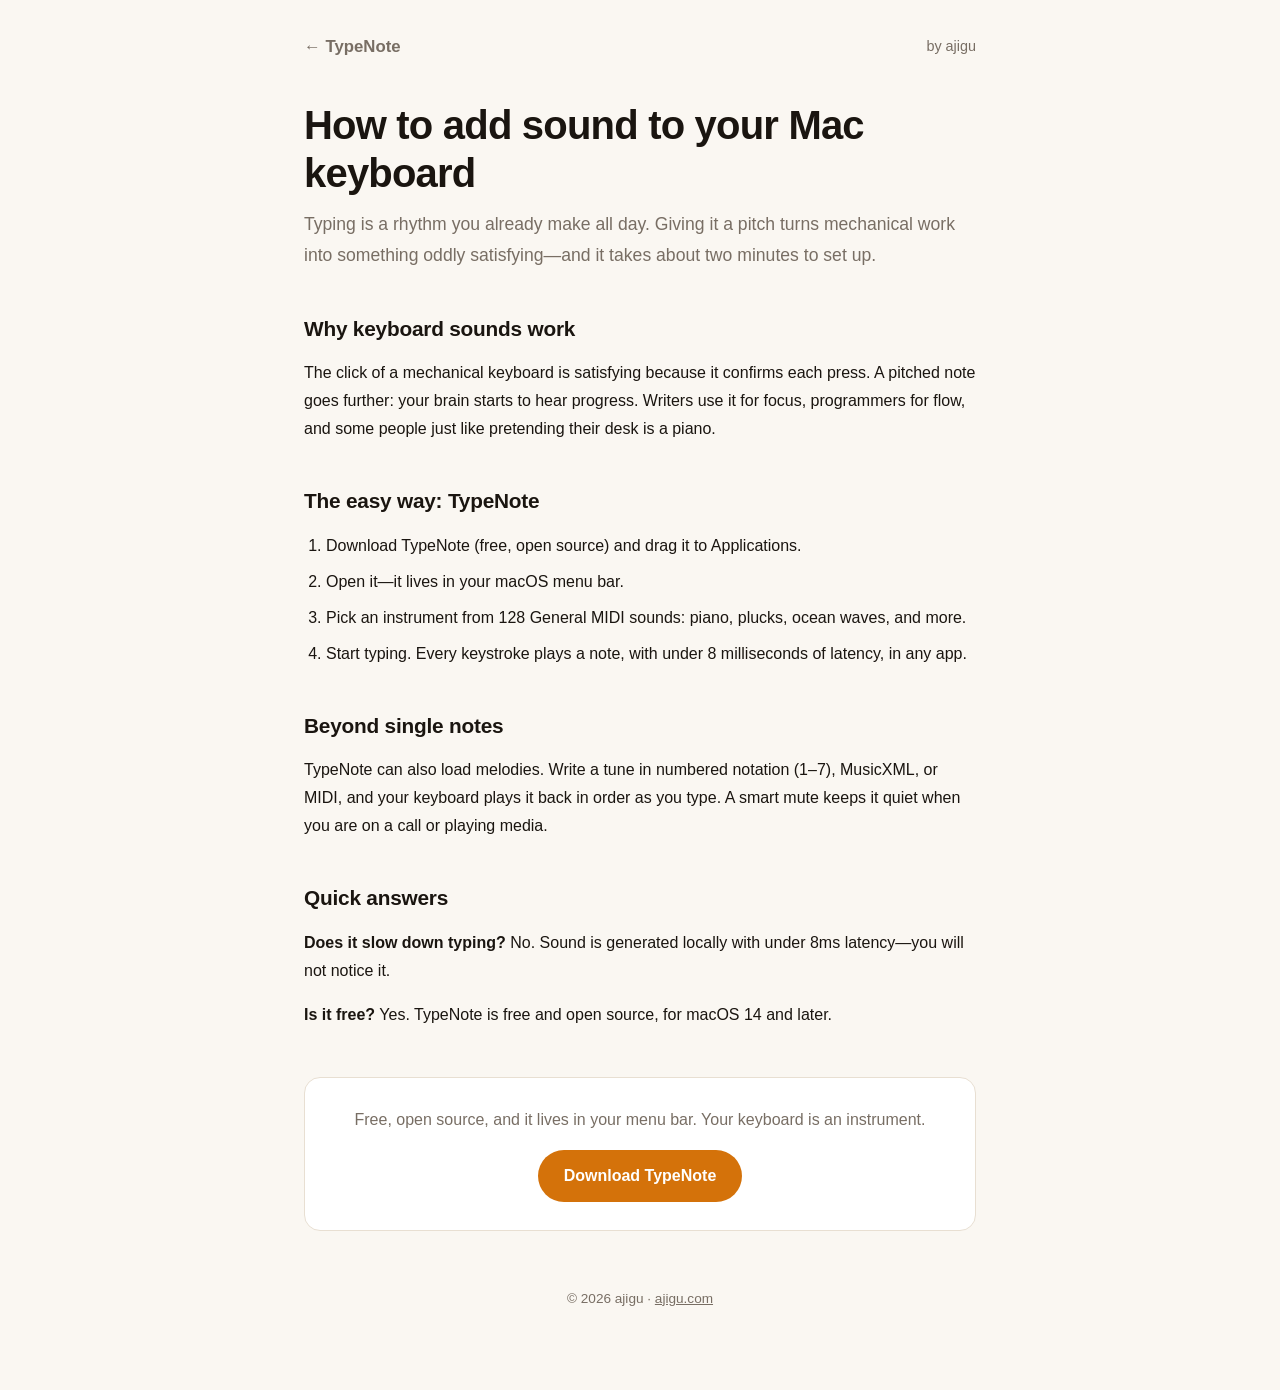
<file: guides/keyboard-sounds/index.html>
<!doctype html>
<html lang="en">
<head>
  <meta charset="utf-8">
  <meta name="viewport" content="width=device-width, initial-scale=1">
  <meta name="description" content="Turn every keystroke into a musical note on macOS. A look at keyboard sound apps, latency, and how TypeNote plays 128 sounds with under 8ms delay—free and open source.">
  <title>How to Add Sound to Your Mac Keyboard (and Why It Feels Great)</title>
  <link rel="canonical" href="https://typenote.ajigu.com/guides/keyboard-sounds/">
  <meta property="og:title" content="How to Add Sound to Your Mac Keyboard (and Why It Feels Great)">
  <meta property="og:description" content="Turn every keystroke into a musical note on macOS. A look at keyboard sound apps, latency, and how TypeNote plays 128 sounds with under 8ms delay—free and open source.">
  <meta property="og:type" content="article">
  <script type="application/ld+json">{"@context": "https://schema.org", "@type": "Article", "headline": "How to Add Sound to Your Mac Keyboard (and Why It Feels Great)", "description": "Turn every keystroke into a musical note on macOS. A look at keyboard sound apps, latency, and how TypeNote plays 128 sounds with under 8ms delay—free and open source.", "inLanguage": "en", "author": {"@type": "Organization", "name": "ajigu", "url": "https://ajigu.com/"}, "mainEntityOfPage": "https://typenote.ajigu.com/guides/keyboard-sounds/"}</script>
  <style>
    :root { --bg:#faf7f2; --ink:#1a1510; --muted:#786e64; --card:#ffffff; --line:#e8dfd2; --accent:#d4720a; }
    * { box-sizing: border-box; }
    body { margin:0; background:var(--bg); color:var(--ink); font-family:-apple-system,BlinkMacSystemFont,"Segoe UI","PingFang SC","Hiragino Sans JP","Noto Sans CJK JP",sans-serif; line-height:1.75; -webkit-font-smoothing:antialiased; }
    .shell { max-width:720px; margin:0 auto; padding:32px 24px 80px; }
    .top { display:flex; justify-content:space-between; align-items:center; margin-bottom:40px; font-size:.9rem; }
    .top a { color:var(--muted); text-decoration:none; }
    .top a:hover { color:var(--ink); }
    .brand { font-weight:700; font-size:1.05rem; }
    h1 { font-size:clamp(1.8rem,4vw,2.5rem); line-height:1.2; letter-spacing:-.02em; margin:0 0 12px; }
    .lede { color:var(--muted); font-size:1.1rem; margin:0 0 36px; }
    h2 { font-size:1.3rem; margin:40px 0 12px; letter-spacing:-.01em; }
    p { margin:0 0 16px; }
    ol, ul { padding-left:22px; margin:0 0 16px; }
    li { margin-bottom:8px; }
    .cta-box { margin-top:48px; padding:28px; background:var(--card); border:1px solid var(--line); border-radius:16px; text-align:center; }
    .cta-box p { color:var(--muted); margin-bottom:16px; }
    .btn { display:inline-block; background:var(--accent); color:#fff; padding:12px 26px; border-radius:999px; text-decoration:none; font-weight:700; }
    footer { text-align:center; color:var(--muted); font-size:.85rem; margin-top:56px; }
    footer a { color:inherit; }
  </style>
</head>
<body>
  <div class="shell">
    <div class="top">
      <a class="brand" href="https://typenote.ajigu.com">← TypeNote</a>
      <a href="https://ajigu.com/">by ajigu</a>
    </div>
    <h1>How to add sound to your Mac keyboard</h1>
    <p class="lede">Typing is a rhythm you already make all day. Giving it a pitch turns mechanical work into something oddly satisfying—and it takes about two minutes to set up.</p>
<h2>Why keyboard sounds work</h2>
<p>The click of a mechanical keyboard is satisfying because it confirms each press. A pitched note goes further: your brain starts to hear progress. Writers use it for focus, programmers for flow, and some people just like pretending their desk is a piano.</p>
<h2>The easy way: TypeNote</h2>
<ol>
<li>Download TypeNote (free, open source) and drag it to Applications.</li>
<li>Open it—it lives in your macOS menu bar.</li>
<li>Pick an instrument from 128 General MIDI sounds: piano, plucks, ocean waves, and more.</li>
<li>Start typing. Every keystroke plays a note, with under 8 milliseconds of latency, in any app.</li>
</ol>
<h2>Beyond single notes</h2>
<p>TypeNote can also load melodies. Write a tune in numbered notation (1–7), MusicXML, or MIDI, and your keyboard plays it back in order as you type. A smart mute keeps it quiet when you are on a call or playing media.</p>
<h2>Quick answers</h2>
<p><strong>Does it slow down typing?</strong> No. Sound is generated locally with under 8ms latency—you will not notice it.</p>
<p><strong>Is it free?</strong> Yes. TypeNote is free and open source, for macOS 14 and later.</p>
    <div class="cta-box">
      <p>Free, open source, and it lives in your menu bar. Your keyboard is an instrument.</p>
      <a class="btn" href="https://typenote.ajigu.com#download">Download TypeNote</a>
    </div>
    <footer>© 2026 ajigu · <a href="https://ajigu.com/">ajigu.com</a></footer>
  </div>
</body>
</html>
</file>
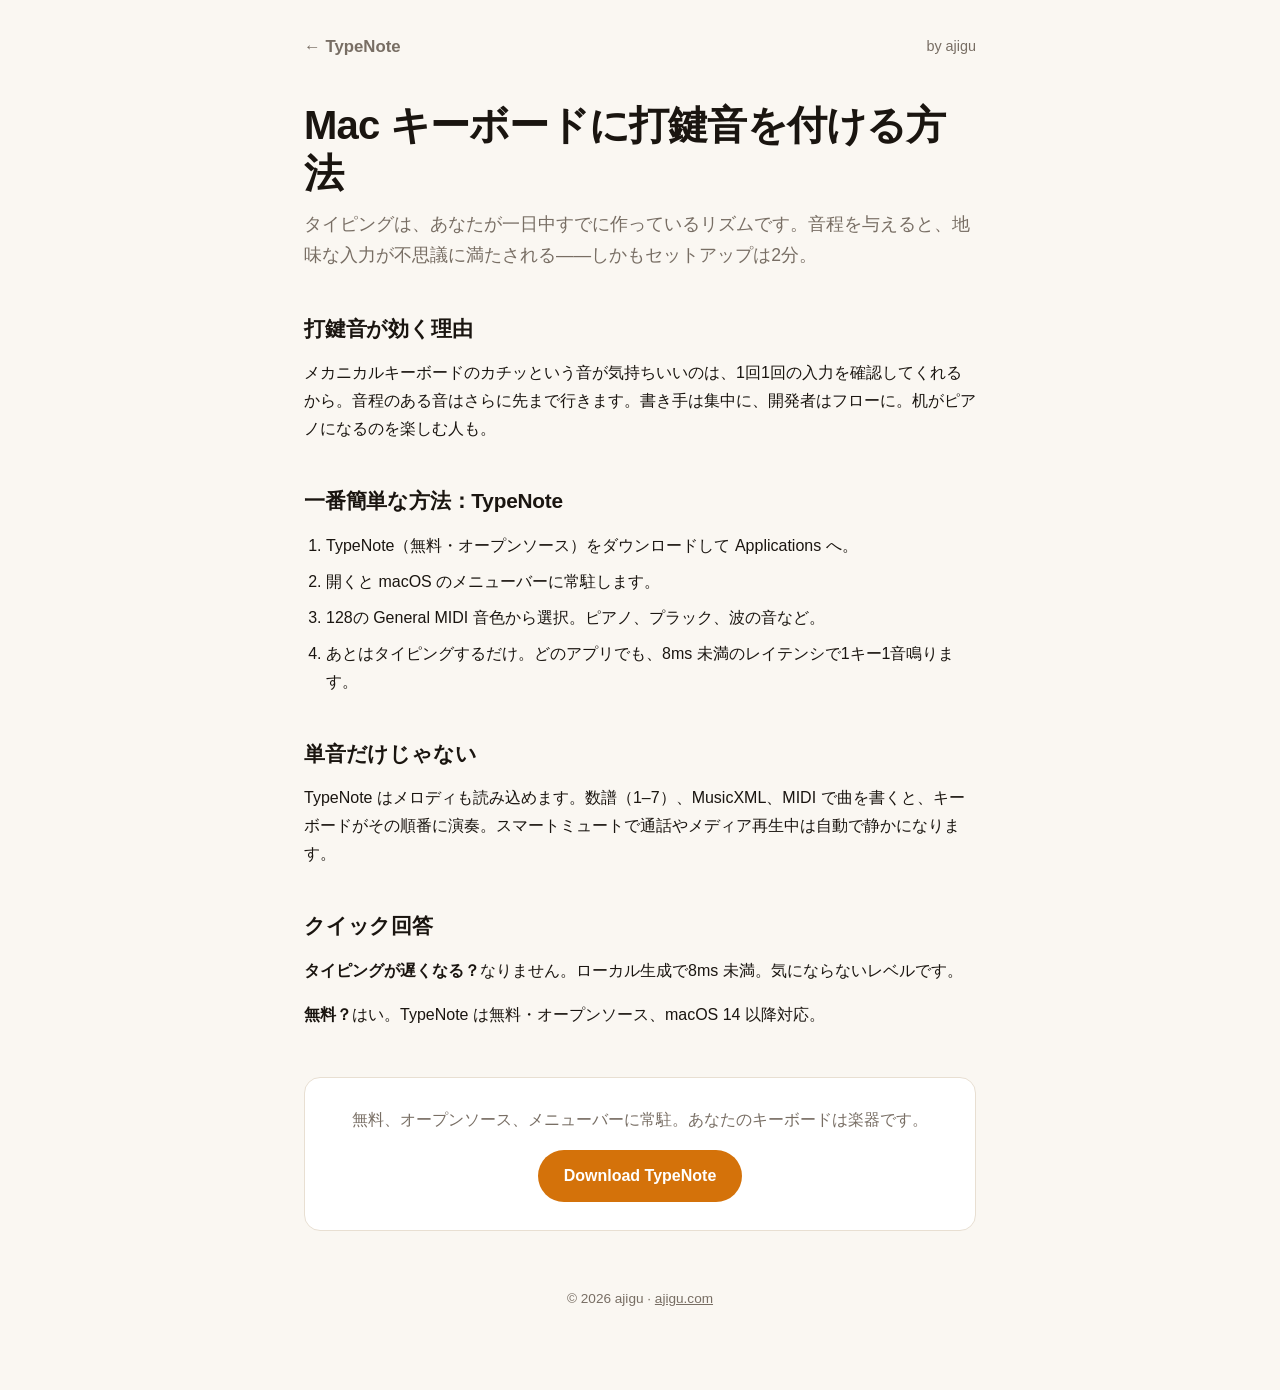
<file: guides/keyboard-sounds/ja/index.html>
<!doctype html>
<html lang="ja">
<head>
  <meta charset="utf-8">
  <meta name="viewport" content="width=device-width, initial-scale=1">
  <meta name="description" content="macOS でキーを叩くたびに音符を鳴らす。キーボードサウンドアプリとレイテンシの話、8ms 未満で128音色を奏でる TypeNote の紹介。無料・オープンソース。">
  <title>Mac キーボードに打鍵音を付ける方法（そしてそれが心地いい理由）</title>
  <link rel="canonical" href="https://typenote.ajigu.com/guides/keyboard-sounds/ja/">
  <meta property="og:title" content="Mac キーボードに打鍵音を付ける方法（そしてそれが心地いい理由）">
  <meta property="og:description" content="macOS でキーを叩くたびに音符を鳴らす。キーボードサウンドアプリとレイテンシの話、8ms 未満で128音色を奏でる TypeNote の紹介。無料・オープンソース。">
  <meta property="og:type" content="article">
  <script type="application/ld+json">{"@context": "https://schema.org", "@type": "Article", "headline": "Mac キーボードに打鍵音を付ける方法（そしてそれが心地いい理由）", "description": "macOS でキーを叩くたびに音符を鳴らす。キーボードサウンドアプリとレイテンシの話、8ms 未満で128音色を奏でる TypeNote の紹介。無料・オープンソース。", "inLanguage": "ja", "author": {"@type": "Organization", "name": "ajigu", "url": "https://ajigu.com/"}, "mainEntityOfPage": "https://typenote.ajigu.com/guides/keyboard-sounds/ja/"}</script>
  <style>
    :root { --bg:#faf7f2; --ink:#1a1510; --muted:#786e64; --card:#ffffff; --line:#e8dfd2; --accent:#d4720a; }
    * { box-sizing: border-box; }
    body { margin:0; background:var(--bg); color:var(--ink); font-family:-apple-system,BlinkMacSystemFont,"Segoe UI","PingFang SC","Hiragino Sans JP","Noto Sans CJK JP",sans-serif; line-height:1.75; -webkit-font-smoothing:antialiased; }
    .shell { max-width:720px; margin:0 auto; padding:32px 24px 80px; }
    .top { display:flex; justify-content:space-between; align-items:center; margin-bottom:40px; font-size:.9rem; }
    .top a { color:var(--muted); text-decoration:none; }
    .top a:hover { color:var(--ink); }
    .brand { font-weight:700; font-size:1.05rem; }
    h1 { font-size:clamp(1.8rem,4vw,2.5rem); line-height:1.2; letter-spacing:-.02em; margin:0 0 12px; }
    .lede { color:var(--muted); font-size:1.1rem; margin:0 0 36px; }
    h2 { font-size:1.3rem; margin:40px 0 12px; letter-spacing:-.01em; }
    p { margin:0 0 16px; }
    ol, ul { padding-left:22px; margin:0 0 16px; }
    li { margin-bottom:8px; }
    .cta-box { margin-top:48px; padding:28px; background:var(--card); border:1px solid var(--line); border-radius:16px; text-align:center; }
    .cta-box p { color:var(--muted); margin-bottom:16px; }
    .btn { display:inline-block; background:var(--accent); color:#fff; padding:12px 26px; border-radius:999px; text-decoration:none; font-weight:700; }
    footer { text-align:center; color:var(--muted); font-size:.85rem; margin-top:56px; }
    footer a { color:inherit; }
  </style>
</head>
<body>
  <div class="shell">
    <div class="top">
      <a class="brand" href="https://typenote.ajigu.com">← TypeNote</a>
      <a href="https://ajigu.com/">by ajigu</a>
    </div>
    <h1>Mac キーボードに打鍵音を付ける方法</h1>
    <p class="lede">タイピングは、あなたが一日中すでに作っているリズムです。音程を与えると、地味な入力が不思議に満たされる——しかもセットアップは2分。</p>
<h2>打鍵音が効く理由</h2>
<p>メカニカルキーボードのカチッという音が気持ちいいのは、1回1回の入力を確認してくれるから。音程のある音はさらに先まで行きます。書き手は集中に、開発者はフローに。机がピアノになるのを楽しむ人も。</p>
<h2>一番簡単な方法：TypeNote</h2>
<ol>
<li>TypeNote（無料・オープンソース）をダウンロードして Applications へ。</li>
<li>開くと macOS のメニューバーに常駐します。</li>
<li>128の General MIDI 音色から選択。ピアノ、プラック、波の音など。</li>
<li>あとはタイピングするだけ。どのアプリでも、8ms 未満のレイテンシで1キー1音鳴ります。</li>
</ol>
<h2>単音だけじゃない</h2>
<p>TypeNote はメロディも読み込めます。数譜（1–7）、MusicXML、MIDI で曲を書くと、キーボードがその順番に演奏。スマートミュートで通話やメディア再生中は自動で静かになります。</p>
<h2>クイック回答</h2>
<p><strong>タイピングが遅くなる？</strong>なりません。ローカル生成で8ms 未満。気にならないレベルです。</p>
<p><strong>無料？</strong>はい。TypeNote は無料・オープンソース、macOS 14 以降対応。</p>
    <div class="cta-box">
      <p>無料、オープンソース、メニューバーに常駐。あなたのキーボードは楽器です。</p>
      <a class="btn" href="https://typenote.ajigu.com#download">Download TypeNote</a>
    </div>
    <footer>© 2026 ajigu · <a href="https://ajigu.com/">ajigu.com</a></footer>
  </div>
</body>
</html>
</file>
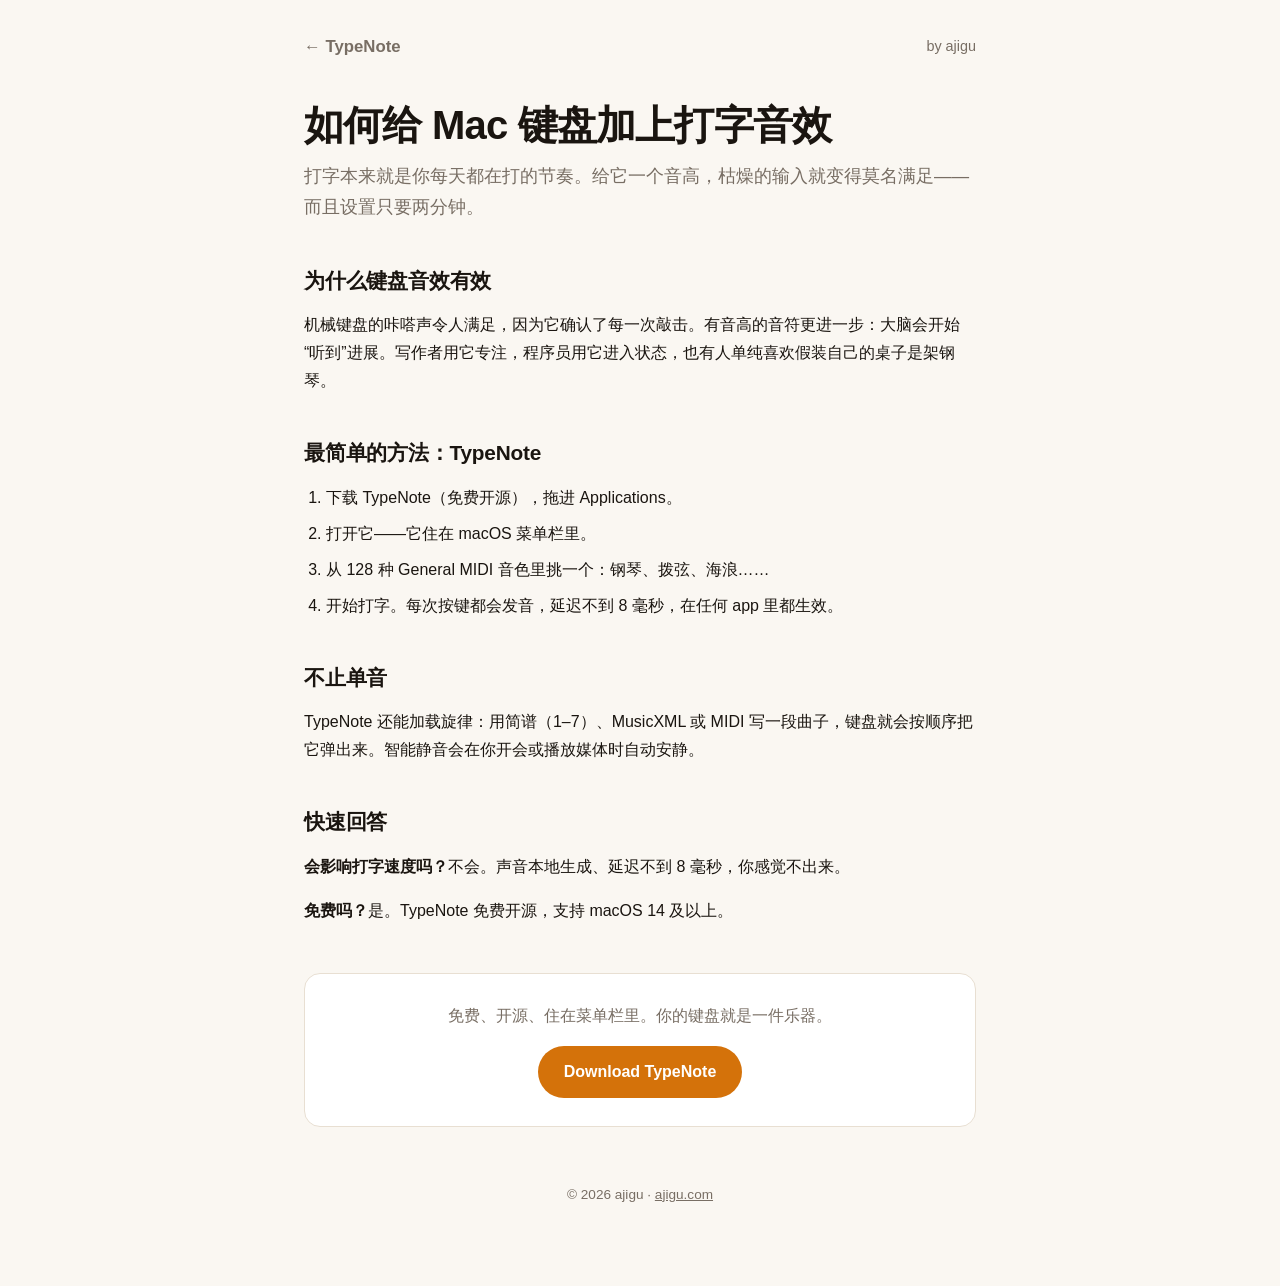
<file: guides/keyboard-sounds/zh-hans/index.html>
<!doctype html>
<html lang="zh-Hans">
<head>
  <meta charset="utf-8">
  <meta name="viewport" content="width=device-width, initial-scale=1">
  <meta name="description" content="在 macOS 上让每次按键都变成音符。介绍键盘音效 app、延迟表现，以及 TypeNote 如何以不到 8ms 延迟演奏 128 种音色——免费开源。">
  <title>如何给 Mac 键盘加上打字音效（以及为什么那么爽）</title>
  <link rel="canonical" href="https://typenote.ajigu.com/guides/keyboard-sounds/zh-hans/">
  <meta property="og:title" content="如何给 Mac 键盘加上打字音效（以及为什么那么爽）">
  <meta property="og:description" content="在 macOS 上让每次按键都变成音符。介绍键盘音效 app、延迟表现，以及 TypeNote 如何以不到 8ms 延迟演奏 128 种音色——免费开源。">
  <meta property="og:type" content="article">
  <script type="application/ld+json">{"@context": "https://schema.org", "@type": "Article", "headline": "如何给 Mac 键盘加上打字音效（以及为什么那么爽）", "description": "在 macOS 上让每次按键都变成音符。介绍键盘音效 app、延迟表现，以及 TypeNote 如何以不到 8ms 延迟演奏 128 种音色——免费开源。", "inLanguage": "zh-Hans", "author": {"@type": "Organization", "name": "ajigu", "url": "https://ajigu.com/"}, "mainEntityOfPage": "https://typenote.ajigu.com/guides/keyboard-sounds/zh-hans/"}</script>
  <style>
    :root { --bg:#faf7f2; --ink:#1a1510; --muted:#786e64; --card:#ffffff; --line:#e8dfd2; --accent:#d4720a; }
    * { box-sizing: border-box; }
    body { margin:0; background:var(--bg); color:var(--ink); font-family:-apple-system,BlinkMacSystemFont,"Segoe UI","PingFang SC","Hiragino Sans JP","Noto Sans CJK JP",sans-serif; line-height:1.75; -webkit-font-smoothing:antialiased; }
    .shell { max-width:720px; margin:0 auto; padding:32px 24px 80px; }
    .top { display:flex; justify-content:space-between; align-items:center; margin-bottom:40px; font-size:.9rem; }
    .top a { color:var(--muted); text-decoration:none; }
    .top a:hover { color:var(--ink); }
    .brand { font-weight:700; font-size:1.05rem; }
    h1 { font-size:clamp(1.8rem,4vw,2.5rem); line-height:1.2; letter-spacing:-.02em; margin:0 0 12px; }
    .lede { color:var(--muted); font-size:1.1rem; margin:0 0 36px; }
    h2 { font-size:1.3rem; margin:40px 0 12px; letter-spacing:-.01em; }
    p { margin:0 0 16px; }
    ol, ul { padding-left:22px; margin:0 0 16px; }
    li { margin-bottom:8px; }
    .cta-box { margin-top:48px; padding:28px; background:var(--card); border:1px solid var(--line); border-radius:16px; text-align:center; }
    .cta-box p { color:var(--muted); margin-bottom:16px; }
    .btn { display:inline-block; background:var(--accent); color:#fff; padding:12px 26px; border-radius:999px; text-decoration:none; font-weight:700; }
    footer { text-align:center; color:var(--muted); font-size:.85rem; margin-top:56px; }
    footer a { color:inherit; }
  </style>
</head>
<body>
  <div class="shell">
    <div class="top">
      <a class="brand" href="https://typenote.ajigu.com">← TypeNote</a>
      <a href="https://ajigu.com/">by ajigu</a>
    </div>
    <h1>如何给 Mac 键盘加上打字音效</h1>
    <p class="lede">打字本来就是你每天都在打的节奏。给它一个音高，枯燥的输入就变得莫名满足——而且设置只要两分钟。</p>
<h2>为什么键盘音效有效</h2>
<p>机械键盘的咔嗒声令人满足，因为它确认了每一次敲击。有音高的音符更进一步：大脑会开始“听到”进展。写作者用它专注，程序员用它进入状态，也有人单纯喜欢假装自己的桌子是架钢琴。</p>
<h2>最简单的方法：TypeNote</h2>
<ol>
<li>下载 TypeNote（免费开源），拖进 Applications。</li>
<li>打开它——它住在 macOS 菜单栏里。</li>
<li>从 128 种 General MIDI 音色里挑一个：钢琴、拨弦、海浪……</li>
<li>开始打字。每次按键都会发音，延迟不到 8 毫秒，在任何 app 里都生效。</li>
</ol>
<h2>不止单音</h2>
<p>TypeNote 还能加载旋律：用简谱（1–7）、MusicXML 或 MIDI 写一段曲子，键盘就会按顺序把它弹出来。智能静音会在你开会或播放媒体时自动安静。</p>
<h2>快速回答</h2>
<p><strong>会影响打字速度吗？</strong>不会。声音本地生成、延迟不到 8 毫秒，你感觉不出来。</p>
<p><strong>免费吗？</strong>是。TypeNote 免费开源，支持 macOS 14 及以上。</p>
    <div class="cta-box">
      <p>免费、开源、住在菜单栏里。你的键盘就是一件乐器。</p>
      <a class="btn" href="https://typenote.ajigu.com#download">Download TypeNote</a>
    </div>
    <footer>© 2026 ajigu · <a href="https://ajigu.com/">ajigu.com</a></footer>
  </div>
</body>
</html>
</file>
